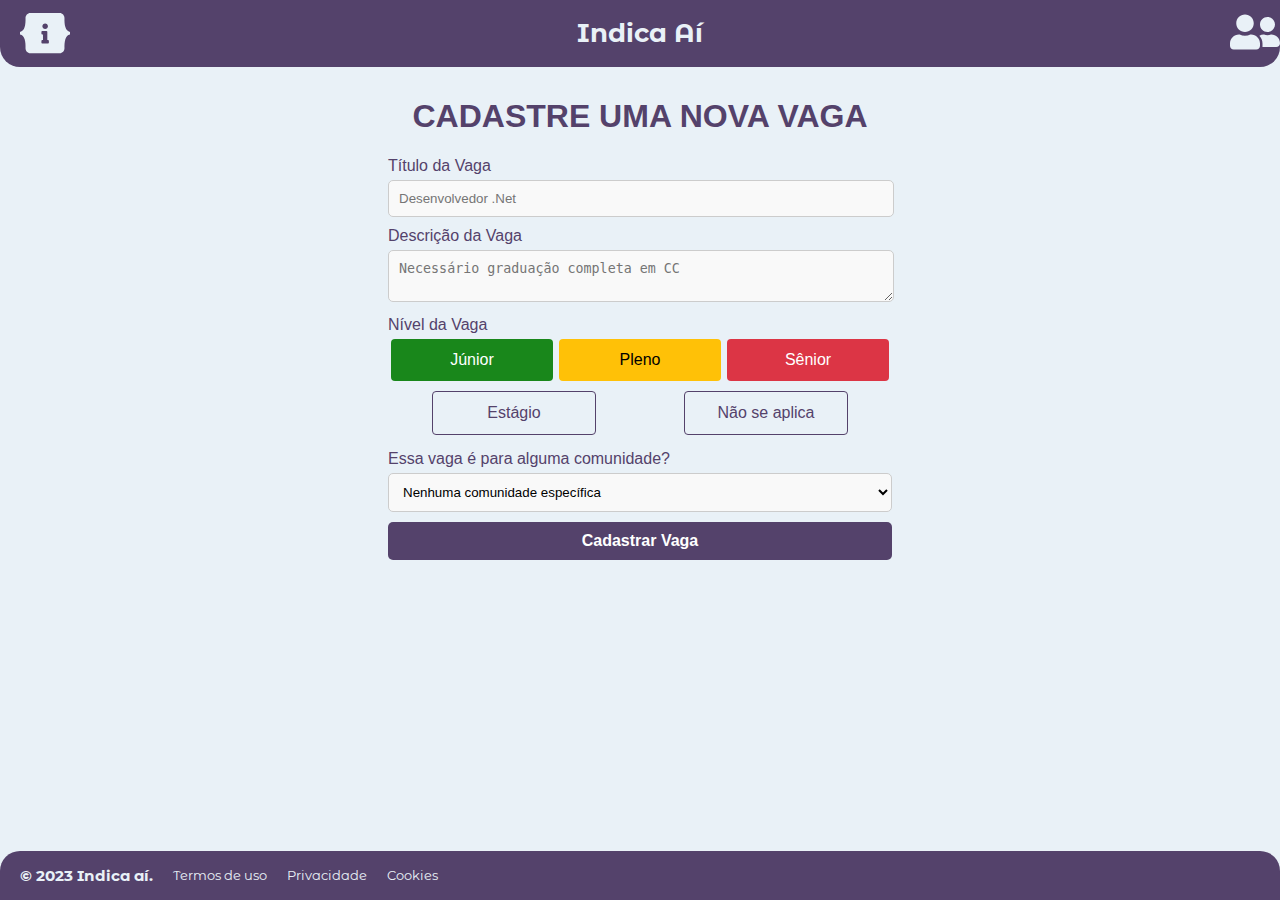
<file: create_offer.html>
<!DOCTYPE html>
<html lang="en">
  <head>
    <meta charset="UTF-8" />
    <meta name="viewport" content="width=device-width, initial-scale=1.0" />
    <link rel="preconnect" href="https://fonts.googleapis.com" />
    <link rel="preconnect" href="https://fonts.gstatic.com" crossorigin />
    <link
      href="https://fonts.googleapis.com/css2?family=Montserrat+Alternates&family=Ubuntu&display=swap"
      rel="stylesheet"
    />
    <link rel="stylesheet" href="/stylesheets/create_offer.css" />
    <title>Indica Aí</title>
  </head>
  <body>
    <header>
      <img src="/assets/logo.svg" alt="Logo Indica Aí" />
      <h1>Indica Aí</h1>
      <a href="communities.html"><img src="/assets/persons.svg" alt="Logo comunidade"></a>
    </header>
    <main>
      <h1>CADASTRE UMA NOVA VAGA</h1>
      <form action="submit">
        <div class="form-group">
          <label for="title">Título da Vaga</label>
          <input
            type="text"
            name="title"
            id="title"
            placeholder="Desenvolvedor .Net"
          />
        </div>
        <div class="form-group">
          <label for="description">Descrição da Vaga</label>
          <textarea
            name="description"
            id="description"
            placeholder="Necessário graduação completa em CC"
            rows="2"
          ></textarea>
        </div>
        <div class="form-group">
          <label for="level">Nível da Vaga</label>
          <div id="level">
            <div class="btn-level" id="jr">Júnior</div>
            <div class="btn-level" id="pl">Pleno</div>
            <div class="btn-level" id="sr">Sênior</div>
          </div>
          <div id="non-specific">
            <div class="btn-non-specific">Estágio</div>
            <div class="btn-non-specific">Não se aplica</div>
          </div>
        </div>
        <div class="form-group">
          <label for="community">Essa vaga é para alguma comunidade?</label>
          <select name="community" id="select">
            <option value="none">Nenhuma comunidade específica</option>
            <option value="community_one">
              Turma 08N - Ciência da Computação
            </option>
            <option value="community_two">Pessoal de tech do colégio</option>
          </select>
        </div>
        <a id="register">Cadastrar Vaga</a>
      </form>
    </main>
    <footer>
      <h3>&copy; 2023 Indica aí.</h3>
      <p>Termos de uso</p>
      <p>Privacidade</p>
      <p>Cookies</p>
    </footer>
  </body>
</html>
</file>
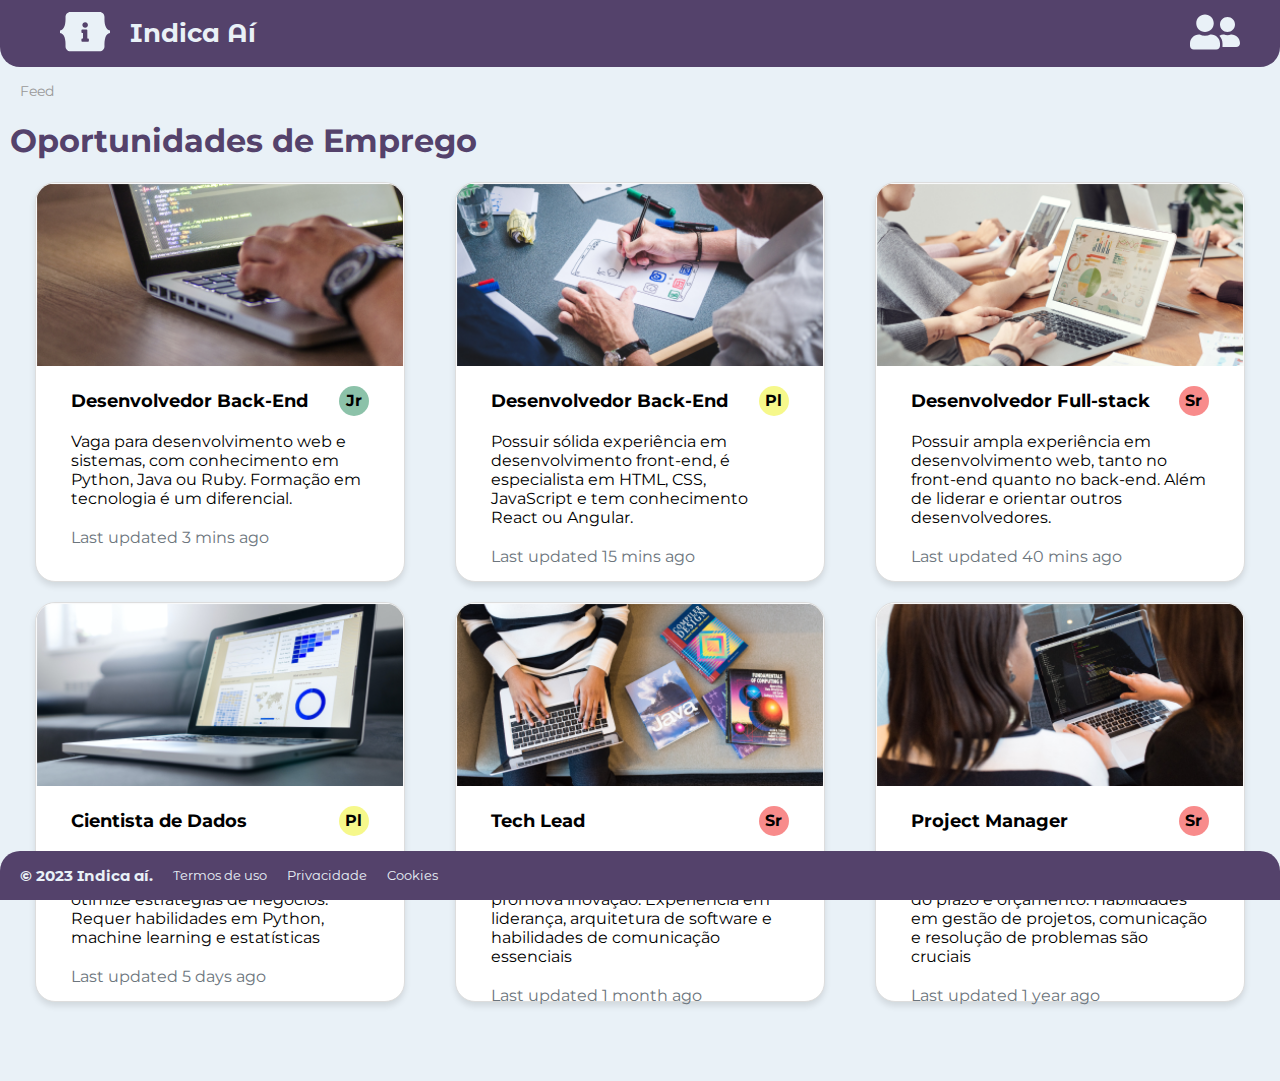
<file: feed.html>
<!DOCTYPE html>
<html lang="en">
  <head>
    <meta charset="UTF-8" />
    <meta name="viewport" content="width=device-width, initial-scale=1.0" />
    <link rel="preconnect" href="https://fonts.googleapis.com" />
    <link rel="preconnect" href="https://fonts.gstatic.com" crossorigin />
    <link
      href="https://fonts.googleapis.com/css2?family=Montserrat&family=Montserrat+Alternates&family=Ubuntu&display=swap"
      rel="stylesheet"
    />
    <link rel="stylesheet" type="text/css" href="../stylesheets/feed.css" />
    <title>Feed</title>
  </head>

  <body>
    <header>
      <div class="left">
        <a href="feed.html">
          <img src="/assets/logo.svg" alt="Logo Indica Aí" />
        </a>
        <h1>Indica Aí</h1>
      </div>
      <div class="right">
        <a href="communities.html">
          <img src="/assets/persons.svg" alt="Logo comunidade" />
        </a>
      </div>
    </header>

    <main>
      <div class="breadcrumbs">
        <span>Feed</span>
      </div>
      <h1>Oportunidades de Emprego</h1>
      <div class="wrapper">
        <a class="card" href="job_opportunity.html">
          <img src="/assets/images/feed1.png" />
          <div class="card-title">
            <p class="card-position"><b>Desenvolvedor Back-End</b></p>
            <p class="card-level jr"><b>Jr</b></p>
          </div>
          <p class="card-description">
            Vaga para desenvolvimento web e sistemas, com conhecimento em
            Python, Java ou Ruby. Formação em tecnologia é um diferencial.
          </p>
          <p class="card-footer">Last updated 3 mins ago</p>
        </a>
        <a class="card" href="job_opportunity.html">
          <img src="assets/images/feed2.png" />
          <div class="card-title">
            <p class="card-position"><b>Desenvolvedor Back-End</b></p>
            <p class="card-level pl"><b>Pl</b></p>
          </div>
          <p class="card-description">
            Possuir sólida experiência em desenvolvimento front-end, é
            especialista em HTML, CSS, JavaScript e tem conhecimento React ou
            Angular.
          </p>
          <p class="card-footer">Last updated 15 mins ago</p>
        </a>
        <a class="card" href="job_opportunity.html">
          <img src="assets/images/feed3.png" />
          <div class="card-title">
            <p class="card-position"><b>Desenvolvedor Full-stack</b></p>
            <p class="card-level sr"><b>Sr</b></p>
          </div>
          <p class="card-description">
            Possuir ampla experiência em desenvolvimento web, tanto no front-end
            quanto no back-end. Além de liderar e orientar outros
            desenvolvedores.
          </p>
          <p class="card-footer">Last updated 40 mins ago</p>
        </a>
        <a class="card" href="job_opportunity.html">
          <img src="assets/images/feed4.png" />
          <div class="card-title">
            <p class="card-position"><b>Cientista de Dados</b></p>
            <p class="card-level pl"><b>Pl</b></p>
          </div>
          <p class="card-description">
            Analise dados complexos, desenvolva modelos preditivos, e otimize
            estratégias de negócios. Requer habilidades em Python, machine
            learning e estatísticas
          </p>
          <p class="card-footer">Last updated 5 days ago</p>
        </a>
        <a class="card" href="job_opportunity.html">
          <img src="assets/images/feed5.png" />
          <div class="card-title">
            <p class="card-position"><b>Tech Lead</b></p>
            <p class="card-level sr"><b>Sr</b></p>
          </div>
          <p class="card-description">
            Lidere equipes de desenvolvimento, defina arquiteturas tecnológicas,
            e promova inovação. Experiência em liderança, arquitetura de
            software e habilidades de comunicação essenciais
          </p>
          <p class="card-footer">Last updated 1 month ago</p>
        </a>
        <a class="card" href="job_opportunity.html">
          <img src="assets/images/feed6.png" />
          <div class="card-title">
            <p class="card-position"><b>Project Manager</b></p>
            <p class="card-level sr"><b>Sr</b></p>
          </div>
          <p class="card-description">
            Supervisione projetos, coordene equipes e garanta entregas dentro do
            prazo e orçamento. Habilidades em gestão de projetos, comunicação e
            resolução de problemas são cruciais
          </p>
          <p class="card-footer">Last updated 1 year ago</p>
        </a>
      </div>
    </main>

    <footer>
      <h3>&copy; 2023 Indica aí.</h3>
      <p>Termos de uso</p>
      <p>Privacidade</p>
      <p>Cookies</p>
    </footer>
  </body>
</html>
</file>
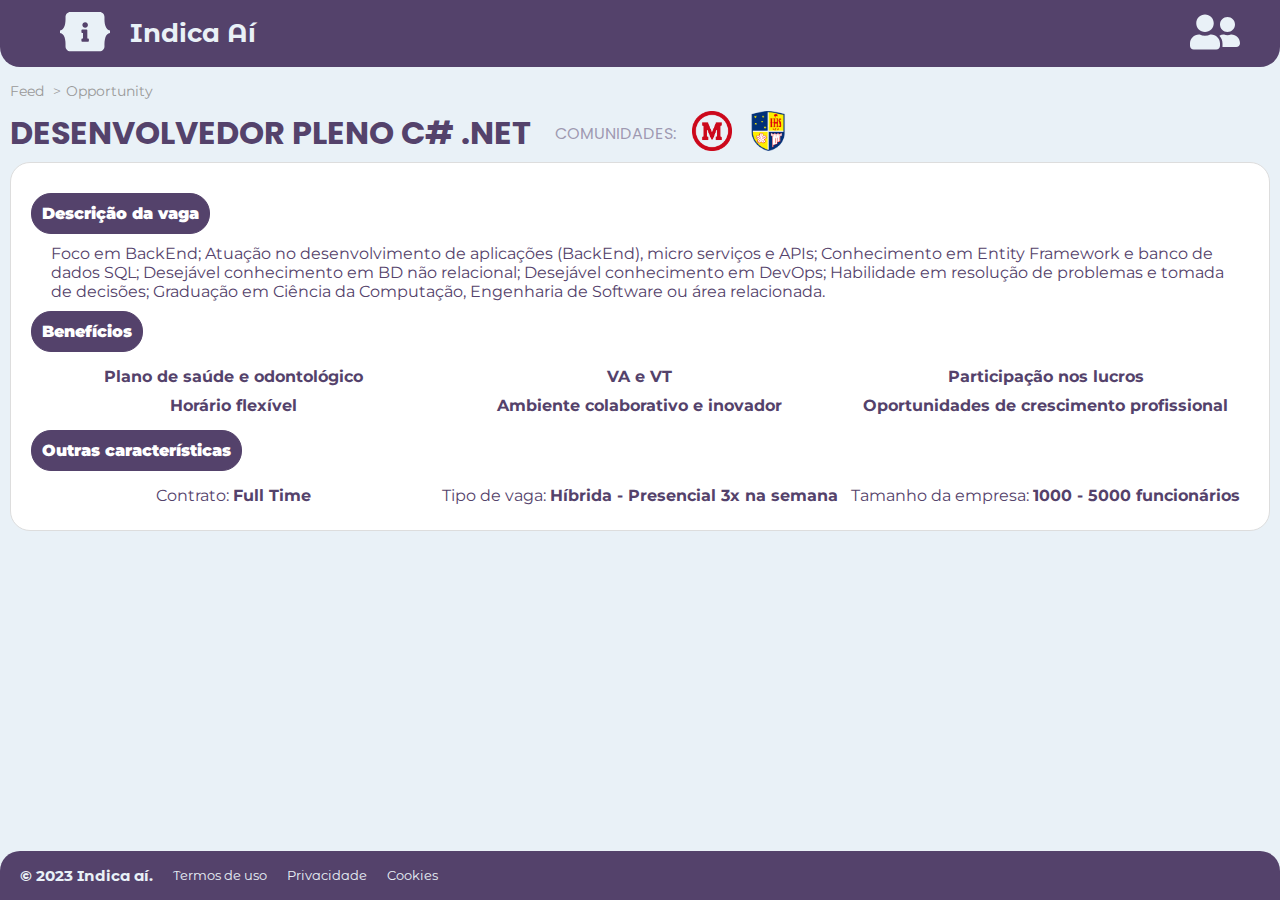
<file: job_opportunity.html>
<!DOCTYPE html>
<html lang="en">
  <head>
    <meta charset="UTF-8" />
    <meta name="viewport" content="width=device-width, initial-scale=1.0" />
    <link rel="preconnect" href="https://fonts.googleapis.com" />
    <link rel="preconnect" href="https://fonts.gstatic.com" crossorigin />
    <link
      href="https://fonts.googleapis.com/css2?family=Poppins:wght@700&display=swap"
      rel="stylesheet"
    />
    <link
      href="https://fonts.googleapis.com/css2?family=Montserrat&family=Montserrat+Alternates&family=Ubuntu&display=swap"
      rel="stylesheet"
    />
    <link rel="stylesheet" href="/stylesheets/job_opportunity.css" />
    <title>Indica Aí</title>
  </head>
  <body>
    <header>
      <div class="left">
        <a href="feed.html">
          <img src="/assets/logo.svg" alt="Logo Indica Aí" />
        </a>
        <h1>Indica Aí</h1>
      </div>
      <div class="right">
        <a href="communities.html">
          <img src="/assets/persons.svg" alt="Logo comunidade" />
        </a>
      </div>
    </header>
    <main>
      <div class="breadcrumbs">
        <a href="feed.html">Feed</a>
        <span>Opportunity</span>
      </div>
      <div id="name">
        <h1>Desenvolvedor Pleno C# .Net</h1>
        <div id="communities">
          <p>Comunidades:</p>
          <a href="community.html">
            <img class="community-logo" , src="/assets/images/community1.png" />
          </a>
          <a href="community.html">
            <img class="community-logo" , src="/assets/images/community2.png" />
          </a>
        </div>
      </div>
      <div id="description-container">
        <h2><b>Descrição da vaga</b></h2>
        <p id="description-text">
          Foco em BackEnd; Atuação no desenvolvimento de aplicações (BackEnd),
          micro serviços e APIs; Conhecimento em Entity Framework e banco de
          dados SQL; Desejável conhecimento em BD não relacional; Desejável
          conhecimento em DevOps; Habilidade em resolução de problemas e tomada
          de decisões; Graduação em Ciência da Computação, Engenharia de
          Software ou área relacionada.
        </p>
        <h2><b>Benefícios</b></h2>
        <div class="characteristics">
          <p><b>Plano de saúde e odontológico</b></p>
          <p><b>VA e VT</b></p>
          <p><b>Participação nos lucros</b></p>
          <p><b>Horário flexível</b></p>
          <p><b>Ambiente colaborativo e inovador</b></p>
          <p><b>Oportunidades de crescimento profissional</b></p>
        </div>
        <h2><b>Outras características</b></h2>
        <div class="characteristics">
          <p>Contrato: <b>Full Time</b></p>
          <p>Tipo de vaga: <b>Híbrida - Presencial 3x na semana</b></p>
          <p>Tamanho da empresa: <b>1000 - 5000 funcionários</b></p>
        </div>
      </div>
    </main>
    <footer>
      <h3>&copy; 2023 Indica aí.</h3>
      <p>Termos de uso</p>
      <p>Privacidade</p>
      <p>Cookies</p>
    </footer>
  </body>
</html>
</file>
<file: stylesheets/create_offer.css>
@import "base.css";

main {
  display: flex;
  flex-direction: column;
  align-items: center;
}

form {
  width: 40%;
  display: flex;
  flex-direction: column;
  align-items: center;
}

form * {
  margin-bottom: 5px;
}

.form-group {
  width: 100%;
}

label {
  display: block;
  margin-bottom: 5px;
  width: 100%;
}

input,
textarea,
select,
option {
  width: calc(100% - 20px);
  padding: 10px;
  padding-left: 10px;
  border: 1px solid #ccc;
  border-radius: 5px;
  background-color: #f9f9f9;
}

#level,
#non-specific {
  display: flex;
  justify-content: space-around;
}

.btn-level,
.btn-non-specific {
  display: flex;
  justify-content: center;
  align-items: center;
  width: 138px;
  padding: 12px;
  border-radius: 4px;
  color: #fff;
  cursor: pointer;
}

#jr {
  background-color: #19871b;
}

#jr:hover {
  background-color: #146c43;
}

#pl {
  background-color: #ffc107;
  color: black;
}

#pl:hover {
  background-color: #d29f05;
}

#sr {
  background-color: #dc3545;
}

#sr:hover {
  background-color: #b02a37;
}

.btn-non-specific {
  color: var(--purple);
  border: 1px solid var(--purple);
}

.btn-non-specific:hover {
  color: #fff;
  background-color: var(--purple);
}

#select {
  width: 100%;
}

#register {
  width: calc(100% - 20px);
  border-radius: 5px;
  padding: 10px;
  cursor: pointer;
  font-weight: 600;
  text-decoration: none;
  background-color: var(--purple);
  color: #fff;
  text-align: center;
}

#register:hover {
  background-color: #634e7e;
}
</file>
<file: stylesheets/feed.css>
@import "base.css";

.breadcrumbs span::before {
  content: "";
}
</file>
<file: stylesheets/job_opportunity.css>
@import "base.css";

main h1 {
  color: var(--purple);
  font-family: Poppins;
  font-size: 32px;
  line-height: normal;
  text-transform: uppercase;
  margin-top: 0;
  margin-bottom: 0;
}

#name {
  display: flex;
  align-items: center;
}

#communities {
  display: flex;
  align-items: center;
  text-transform: uppercase;
  margin-left: 24px;
}

#communities p {
  color: rgba(84, 66, 107, 0.5);
  font-family: "Poppins", sans-serif;
  font-size: 16px;
  text-transform: uppercase;
}

#description-container {
  display: flex;
  flex-direction: column;
  align-items: start;
  justify-content: start;
  background-color: #fff;
  border: 1px solid #ddd;
  border-radius: 20px;
  padding: 20px;
}

#description-container h2 {
  color: #fff;
  background-color: var(--purple);
  margin: 10px 0;
  font-size: medium;
  padding: 10px;
  border: 1px solid var(--purple);
  border-radius: 20px;
}

#description-text {
  margin: 0 20px;
}

.characteristics {
  width: 100%;
  display: flex;
  align-items: center;
  justify-content: space-around;
  flex-wrap: wrap;
}

.characteristics * {
  width: 33.33%;
  margin: 5px auto;
  text-align: center;
}
</file>
